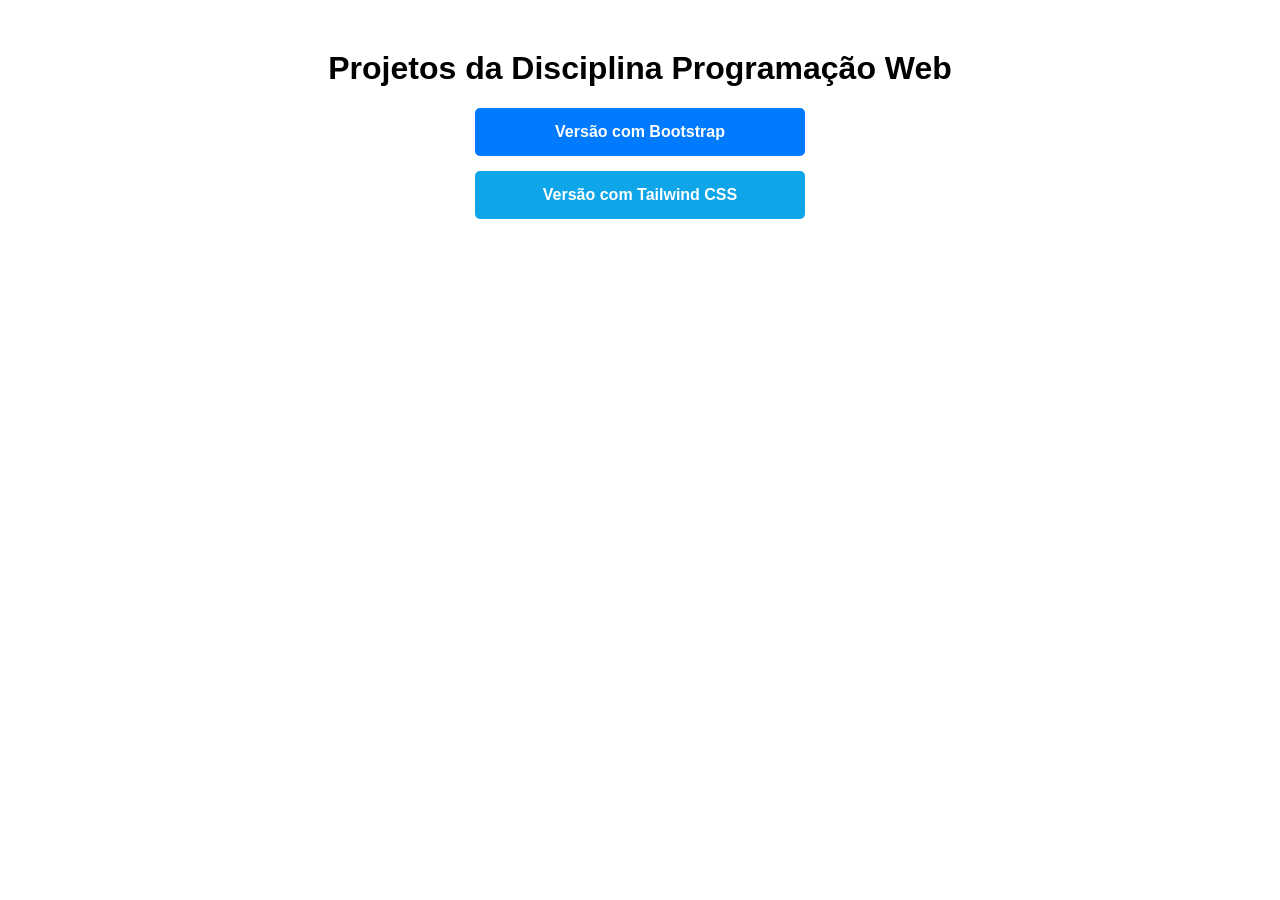
<file: index.html>
<!DOCTYPE html>
<html lang="pt-BR">
<head>
    <meta charset="utf-8">
    <title>Portfólio - Heitor Rocha</title>
    <style>
        body { font-family: Arial, sans-serif; text-align: center; margin-top: 50px; }
        a { display: block; margin: 15px auto; padding: 15px; width: 300px; background: #007bff; color: white; text-decoration: none; border-radius: 5px; font-weight: bold; }
        a.tailwind { background: #0ea5e9; }
    </style>
</head>
<body>
    <h1>Projetos da Disciplina Programação Web</h1>
    <a href="bootstrap/index.html">Versão com Bootstrap</a>
    <a href="outro-framework/index.html" class="tailwind">Versão com Tailwind CSS</a>
</body>
</html>
</file>
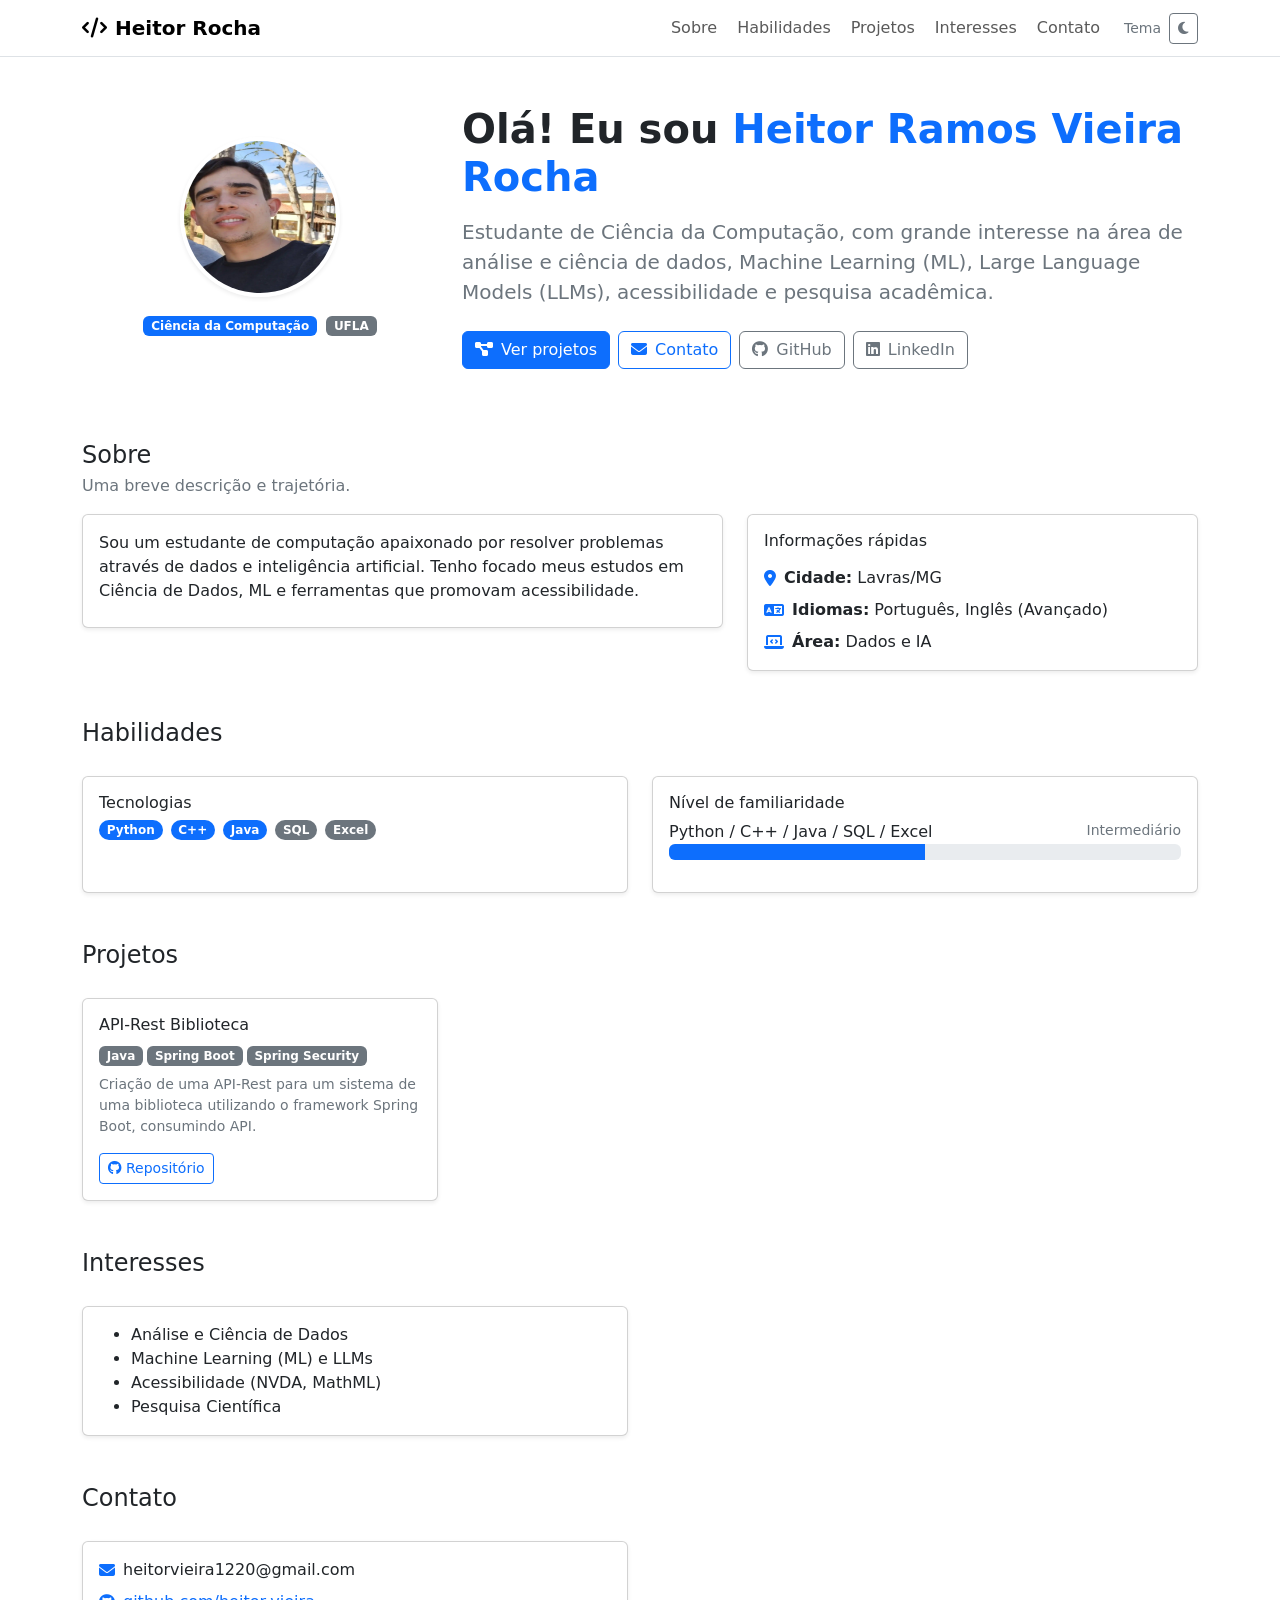
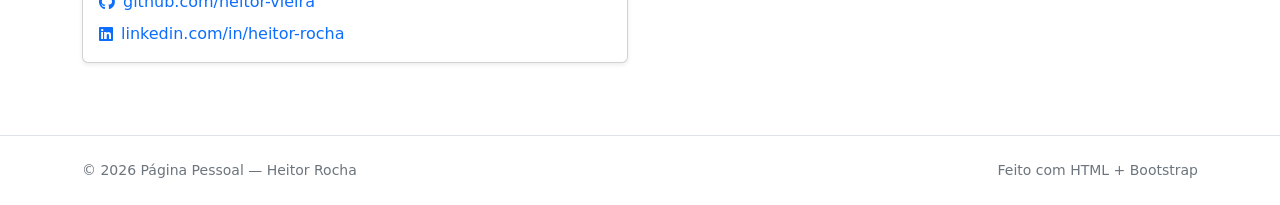
<file: bootstrap/index.html>
<!DOCTYPE html>
<html lang="pt-BR" data-bs-theme="light">
<head>
    <meta charset="utf-8">
    <meta name="viewport" content="width=device-width, initial-scale=1.0">
    <title>Página Pessoal - Heitor Rocha</title>

    <!-- Bootstrap 5 (CSS) -->
    <link href="https://cdn.jsdelivr.net/npm/bootstrap@5.3.3/dist/css/bootstrap.min.css" rel="stylesheet">
    <!-- Font Awesome (ícones) -->
    <link rel="stylesheet" href="https://cdnjs.cloudflare.com/ajax/libs/font-awesome/6.5.0/css/all.min.css">
    <!-- CSS do projeto (externo) -->
    <link rel="stylesheet" href="assets/css/styles.css">
</head>
<body class="bg-body">
    <!-- Navbar -->
    <nav class="navbar navbar-expand-lg border-bottom bg-body sticky-top">
        <div class="container">
            <a class="navbar-brand fw-semibold" href="#top">
                <i class="fa-solid fa-code me-2"></i>Heitor Rocha
            </a>
            <button class="navbar-toggler" type="button" data-bs-toggle="collapse" data-bs-target="#navContent">
                <span class="navbar-toggler-icon"></span>
            </button>
            <div class="collapse navbar-collapse" id="navContent">
                <ul class="navbar-nav ms-auto gap-lg-1">
                    <li class="nav-item"><a class="nav-link" href="#sobre">Sobre</a></li>
                    <li class="nav-item"><a class="nav-link" href="#habilidades">Habilidades</a></li>
                    <li class="nav-item"><a class="nav-link" href="#projetos">Projetos</a></li>
                    <li class="nav-item"><a class="nav-link" href="#interesses">Interesses</a></li>
                    <li class="nav-item"><a class="nav-link" href="#contato">Contato</a></li>
                </ul>
                <div class="ms-lg-3 d-flex align-items-center gap-2 py-2 py-lg-0">
                    <span class="small text-secondary d-none d-lg-inline">Tema</span>
                    <button id="themeToggle" class="btn btn-outline-secondary btn-sm" type="button">
                        <i class="fa-solid fa-moon"></i>
                    </button>
                </div>
            </div>
        </div>
    </nav>
<header id="top" class="py-5">
    <div class="container">
        <div class="row align-items-center g-4">
            <div class="col-12 col-lg-4 text-center">
                <img class="profile-img shadow-sm" src="assets/img/fotoHeitorComprimida.webp" alt="Foto de perfil">
                <div class="mt-3">
                    <span class="badge text-bg-primary me-1">Ciência da Computação</span>
                    <span class="badge text-bg-secondary">UFLA</span>
                </div>
            </div>
            <div class="col-12 col-lg-8">
                <h1 class="display-6 fw-semibold mb-3">
                    Olá! Eu sou <span class="text-primary">Heitor Ramos Vieira Rocha</span>
                </h1>
                <p class="lead text-secondary mb-4">
                    Estudante de Ciência da Computação, com grande interesse na área de análise e ciência de dados, Machine Learning (ML), Large Language Models (LLMs), acessibilidade e pesquisa acadêmica.
                </p>
                <div class="d-flex flex-wrap gap-2">
                    <a class="btn btn-primary" href="#projetos">
                        <i class="fa-solid fa-diagram-project me-2"></i>Ver projetos
                    </a>
                    <a class="btn btn-outline-primary" href="#contato">
                        <i class="fa-solid fa-envelope me-2"></i>Contato
                    </a>
                    <a class="btn btn-outline-secondary" href="https://github.com/heitor-vieira/" target="_blank">
                        <i class="fa-brands fa-github me-2"></i>GitHub
                    </a>
                    <a class="btn btn-outline-secondary" href="https://www.linkedin.com/in/heitor-rocha/" target="_blank">
                        <i class="fa-brands fa-linkedin me-2"></i>LinkedIn
                    </a>
                </div>
            </div>
        </div>
    </div>
</header>

<main class="pb-5">
    <!-- Sobre -->
    <section id="sobre" class="py-4">
        <div class="container">
            <div class="mb-3">
                <h2 class="h4 mb-1">Sobre</h2>
                <p class="text-secondary mb-0">Uma breve descrição e trajetória.</p>
            </div>
            <div class="row g-4">
                <div class="col-12 col-lg-7">
                    <div class="card shadow-sm">
                        <div class="card-body">
                            <p class="mb-2">
                                Sou um estudante de computação apaixonado por resolver problemas através de dados e inteligência artificial. Tenho focado meus estudos em Ciência de Dados, ML e ferramentas que promovam acessibilidade.
                            </p>
                        </div>
                    </div>
                </div>
                <div class="col-12 col-lg-5">
                    <div class="card shadow-sm">
                        <div class="card-body">
                            <h3 class="h6 mb-3">Informações rápidas</h3>
                            <ul class="list-unstyled mb-0">
                                <li class="d-flex gap-2 mb-2">
                                    <i class="fa-solid fa-location-dot text-primary mt-1"></i>
                                    <div><strong>Cidade:</strong> Lavras/MG</div>
                                </li>
                                <li class="d-flex gap-2 align-items-start mb-2">
                                    <i class="fa-solid fa-language mt-1 text-primary"></i>
                                    <div><strong>Idiomas:</strong> Português, Inglês (Avançado)</div>
                                </li>
                                <li class="d-flex gap-2">
                                    <i class="fa-solid fa-laptop-code text-primary mt-1"></i>
                                    <div><strong>Área:</strong> Dados e IA</div>
                                </li>
                            </ul>
                        </div>
                    </div>
                </div>
            </div>
        </div>
    </section>

<!-- Habilidades -->
        <section id="habilidades" class="py-4">
            <div class="container">
                <div class="section-title">
                    <h2 class="h4 mb-1">Habilidades</h2>
                </div>
                <div class="row g-4 mt-1">
                    <div class="col-12 col-lg-6">
                        <div class="card shadow-sm h-100">
                            <div class="card-body">
                                <h3 class="h6">Tecnologias</h3>
                                <div class="d-flex flex-wrap gap-2">
                                    <span class="badge rounded-pill text-bg-primary">Python</span>
                                    <span class="badge rounded-pill text-bg-primary">C++</span>
                                    <span class="badge rounded-pill text-bg-primary">Java</span>
                                    <span class="badge rounded-pill text-bg-secondary">SQL</span>
                                    <span class="badge rounded-pill text-bg-secondary">Excel</span>
                                </div>
                            </div>
                        </div>
                    </div>
                    <div class="col-12 col-lg-6">
                        <div class="card shadow-sm h-100">
                            <div class="card-body">
                                <h3 class="h6">Nível de familiaridade</h3>
                                <div class="mb-3">
                                    <div class="d-flex justify-content-between"><span>Python / C++ / Java / SQL / Excel</span><span class="text-secondary small">Intermediário</span></div>
                                    <div class="progress" role="progressbar" aria-valuenow="50" aria-valuemin="0" aria-valuemax="100">
                                        <div class="progress-bar w-50"></div>
                                    </div>
                                </div>
                            </div>
                        </div>
                    </div>
                </div>
            </div>
        </section>

        <!-- Projetos -->
        <section id="projetos" class="py-4">
            <div class="container">
                <div class="section-title">
                    <h2 class="h4 mb-1">Projetos</h2>
                </div>
                <div class="row g-4 mt-1">
                    <div class="col-12 col-md-6 col-lg-4">
                        <div class="card shadow-sm h-100">
                            <div class="card-body d-flex flex-column">
                                <div class="d-flex align-items-start justify-content-between gap-2 mb-2">
                                    <h3 class="h6 mb-1">API-Rest Biblioteca</h3>
                                </div>
                                <div class="d-flex flex-wrap gap-1 mb-2">
                                    <span class="badge text-bg-secondary">Java</span>
                                    <span class="badge text-bg-secondary">Spring Boot</span>
                                    <span class="badge text-bg-secondary">Spring Security</span>
                                </div>
                                <p class="text-secondary small">
                                    Criação de uma API-Rest para um sistema de uma biblioteca utilizando o framework Spring Boot, consumindo API.
                                </p>
                                <div class="mt-auto d-flex gap-2">
                                    <a class="btn btn-sm btn-outline-primary" href="https://github.com/heitor-vieira/Emakers-Trainee" target="_blank">
                                        <i class="fa-brands fa-github me-1"></i>Repositório
                                    </a>
                                </div>
                            </div>
                        </div>
                    </div>
                </div>
            </div>
        </section>
<!-- Interesses -->
        <section id="interesses" class="py-4">
            <div class="container">
                <div class="section-title">
                    <h2 class="h4 mb-1">Interesses</h2>
                </div>
                <div class="row g-4 mt-1">
                    <div class="col-12 col-lg-6">
                        <div class="card shadow-sm h-100">
                            <div class="card-body">
                                <ul class="mb-0">
                                    <li>Análise e Ciência de Dados</li>
                                    <li>Machine Learning (ML) e LLMs</li>
                                    <li>Acessibilidade (NVDA, MathML)</li>
                                    <li>Pesquisa Científica</li>
                                </ul>
                            </div>
                        </div>
                    </div>
                </div>
            </div>
        </section>

        <!-- Contato -->
        <section id="contato" class="py-4">
            <div class="container">
                <div class="section-title">
                    <h2 class="h4 mb-1">Contato</h2>
                </div>
                <div class="row g-4 mt-1">
                    <div class="col-12 col-lg-6">
                        <div class="card shadow-sm">
                            <div class="card-body">
                                <ul class="list-unstyled mb-0">
                                    <li class="d-flex gap-2 align-items-center mb-2">
                                        <i class="fa-solid fa-envelope text-primary"></i>
                                        <span>heitorvieira1220@gmail.com</span>
                                    </li>
                                    <li class="d-flex gap-2 align-items-center mb-2">
                                        <i class="fa-brands fa-github text-primary"></i>
                                        <a class="link-underline link-underline-opacity-0" href="https://github.com/heitor-vieira/" target="_blank">github.com/heitor-vieira</a>
                                    </li>
                                    <li class="d-flex gap-2 align-items-center">
                                        <i class="fa-brands fa-linkedin text-primary"></i>
                                        <a class="link-underline link-underline-opacity-0" href="https://www.linkedin.com/in/heitor-rocha/" target="_blank">linkedin.com/in/heitor-rocha</a>
                                    </li>
                                </ul>
                            </div>
                        </div>
                    </div>
                </div>
            </div>
        </section>
    </main>

    <footer class="border-top py-4">
        <div class="container d-flex flex-column flex-md-row justify-content-between gap-2">
            <small class="text-secondary">© 2026 Página Pessoal — Heitor Rocha</small>
            <small class="text-secondary">Feito com HTML + Bootstrap</small>
        </div>
    </footer>

    <!-- Bootstrap JS e JS do projeto -->
    <script src="https://cdn.jsdelivr.net/npm/bootstrap@5.3.3/dist/js/bootstrap.bundle.min.js"></script>
    <script src="assets/js/script.js"></script>
</body>
</html>
</file>
<file: bootstrap/assets/css/styles.css>
.profile-img {
    width: 160px;
    height: 160px;
    border-radius: 999px;
    border: 4px solid rgba(255, 255, 255, 0.7);
}
section {
    scroll-margin-top: 90px;
}
</file>
